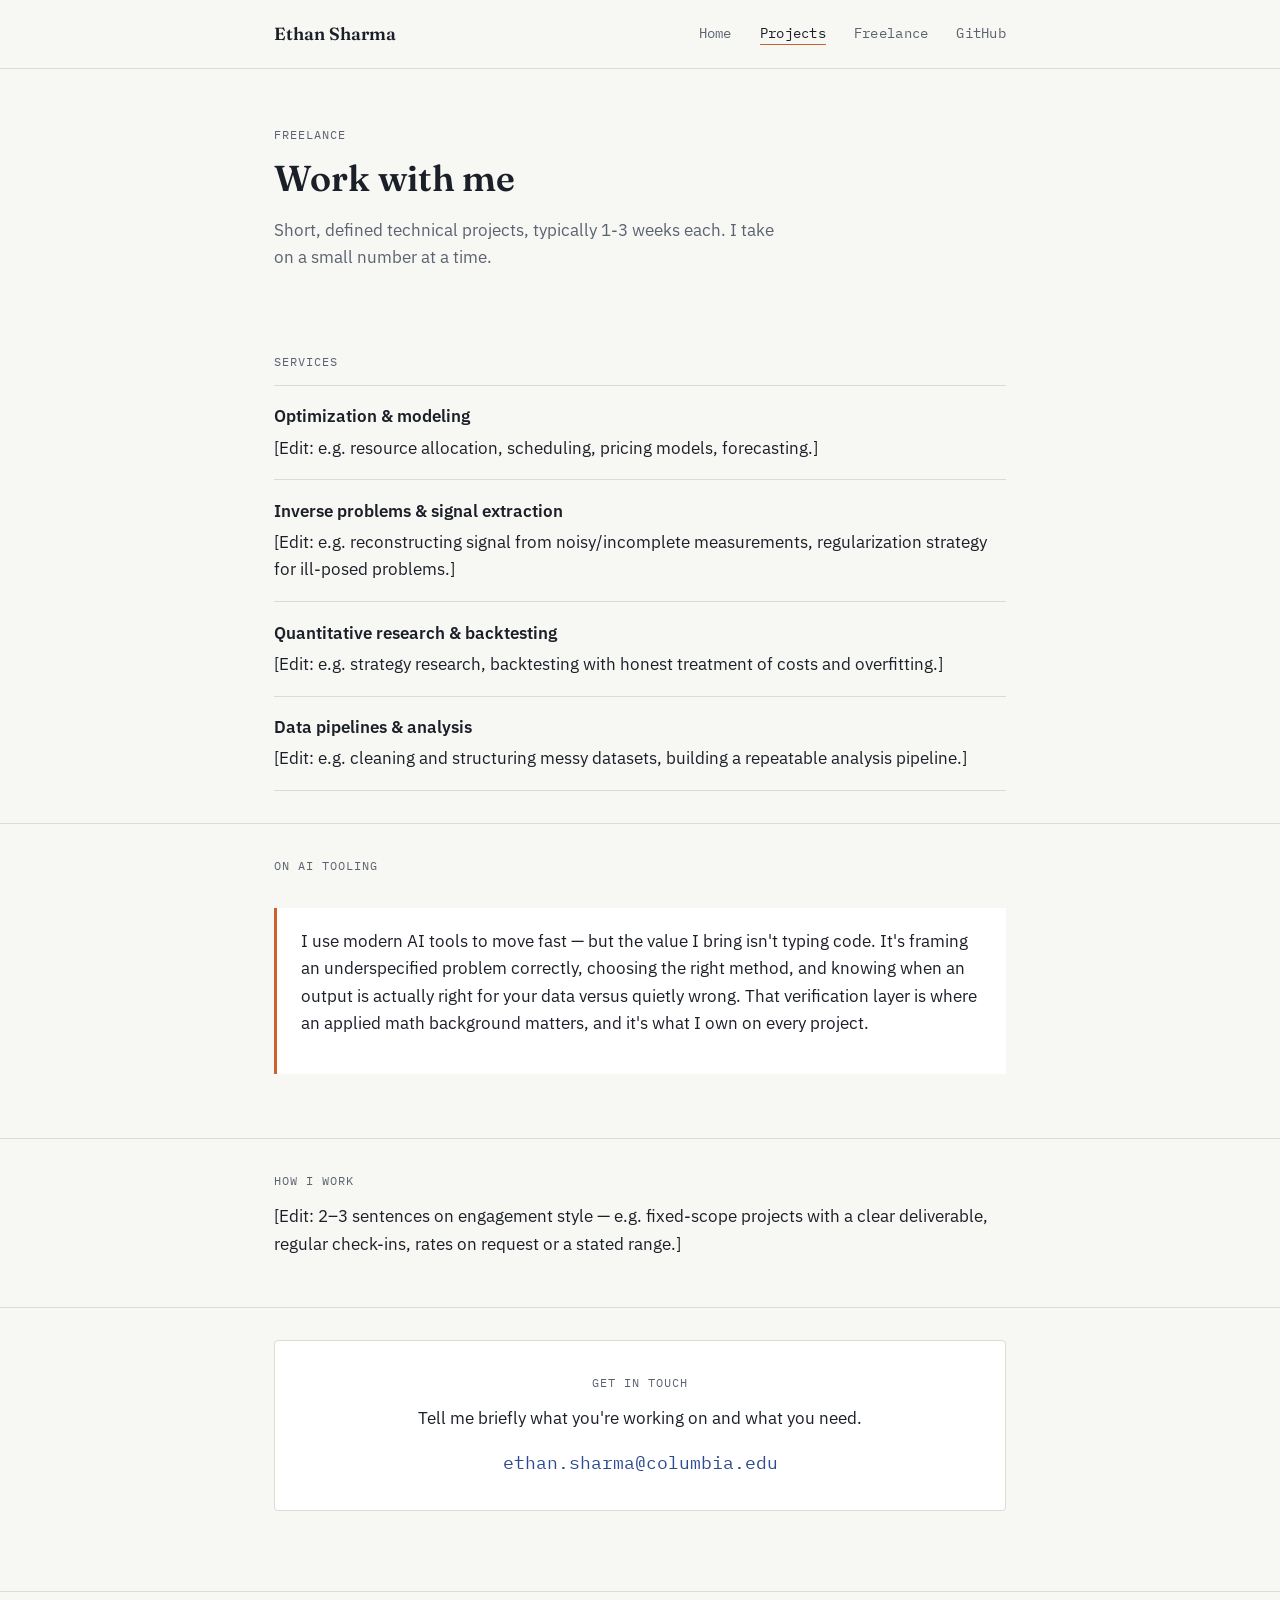
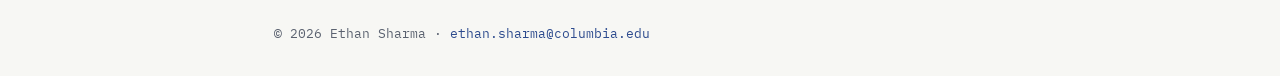
<file: freelance.html>
<!DOCTYPE html>
<html lang="en">
<head>
  <meta charset="UTF-8">
  <meta name="viewport" content="width=device-width, initial-scale=1.0">
  <title>Freelance - Ethan Sharma</title>

  <link rel="preconnect" href="https://fonts.googleapis.com">
  <link href="https://fonts.googleapis.com/css2?family=Fraunces:wght@500;600;700&family=IBM+Plex+Sans:wght@400;500;600&family=IBM+Plex+Mono:wght@400;500&display=swap" rel="stylesheet">

  <link rel="stylesheet" href="style.css">
</head>
<body>

  <nav>
    <div class="container">
      <span class="site-name">Ethan Sharma</span>
      <div class="links">
        <a href="index.html">Home</a>
        <a href="projects.html" class="active">Projects</a>
        <a href="freelance.html">Freelance</a>
        <a href="https://github.com/Esharm" target="_blank" rel="noopener">GitHub</a>
      </div>
    </div>
  </nav>

  <header class="page-header">
    <div class="container">
      <p class="eyebrow">Freelance</p>
      <h1>Work with me</h1>
      <p style="color: var(--muted); max-width: 50ch;">
        Short, defined technical projects, typically 1-3 weeks each. I take on a
        small number at a time.
      </p>
    </div>
  </header>

  <section>
    <div class="container">
      <p class="eyebrow">Services</p>
      <ul class="services">
        <li>
          <div class="service-name">Optimization &amp; modeling</div>
          <div>[Edit: e.g. resource allocation, scheduling, pricing models, forecasting.]</div>
        </li>
        <li>
          <div class="service-name">Inverse problems &amp; signal extraction</div>
          <div>[Edit: e.g. reconstructing signal from noisy/incomplete measurements, regularization strategy for ill-posed problems.]</div>
        </li>
        <li>
          <div class="service-name">Quantitative research &amp; backtesting</div>
          <div>[Edit: e.g. strategy research, backtesting with honest treatment of costs and overfitting.]</div>
        </li>
        <li>
          <div class="service-name">Data pipelines &amp; analysis</div>
          <div>[Edit: e.g. cleaning and structuring messy datasets, building a repeatable analysis pipeline.]</div>
        </li>
      </ul>
    </div>
  </section>

  <section>
    <div class="container">
      <p class="eyebrow">On AI tooling</p>
      <div class="note-card">
        <p>
          I use modern AI tools to move fast — but the value I bring isn't
          typing code. It's framing an underspecified problem correctly,
          choosing the right method, and knowing when an output is actually
          right for your data versus quietly wrong. That verification layer
          is where an applied math background matters, and it's what I own
          on every project.
        </p>
      </div>
    </div>
  </section>

  <section>
    <div class="container">
      <p class="eyebrow">How I work</p>
      <p>
        [Edit: 2–3 sentences on engagement style — e.g. fixed-scope projects
        with a clear deliverable, regular check-ins, rates on request or a
        stated range.]
      </p>
    </div>
  </section>

  <section>
    <div class="container">
      <div class="contact-box">
        <p class="eyebrow">Get in touch</p>
        <p>Tell me briefly what you're working on and what you need.</p>
        <a class="email" href="mailto:ethan.sharma@columbia.edu">ethan.sharma@columbia.edu</a>
      </div>
    </div>
  </section>

  <footer>
    <div class="container">
      &copy; 2026 Ethan Sharma &middot; <a href="mailto:ethan.sharma@columbia.edu">ethan.sharma@columbia.edu</a>
    </div>
  </footer>

</body>
</html>
</file>
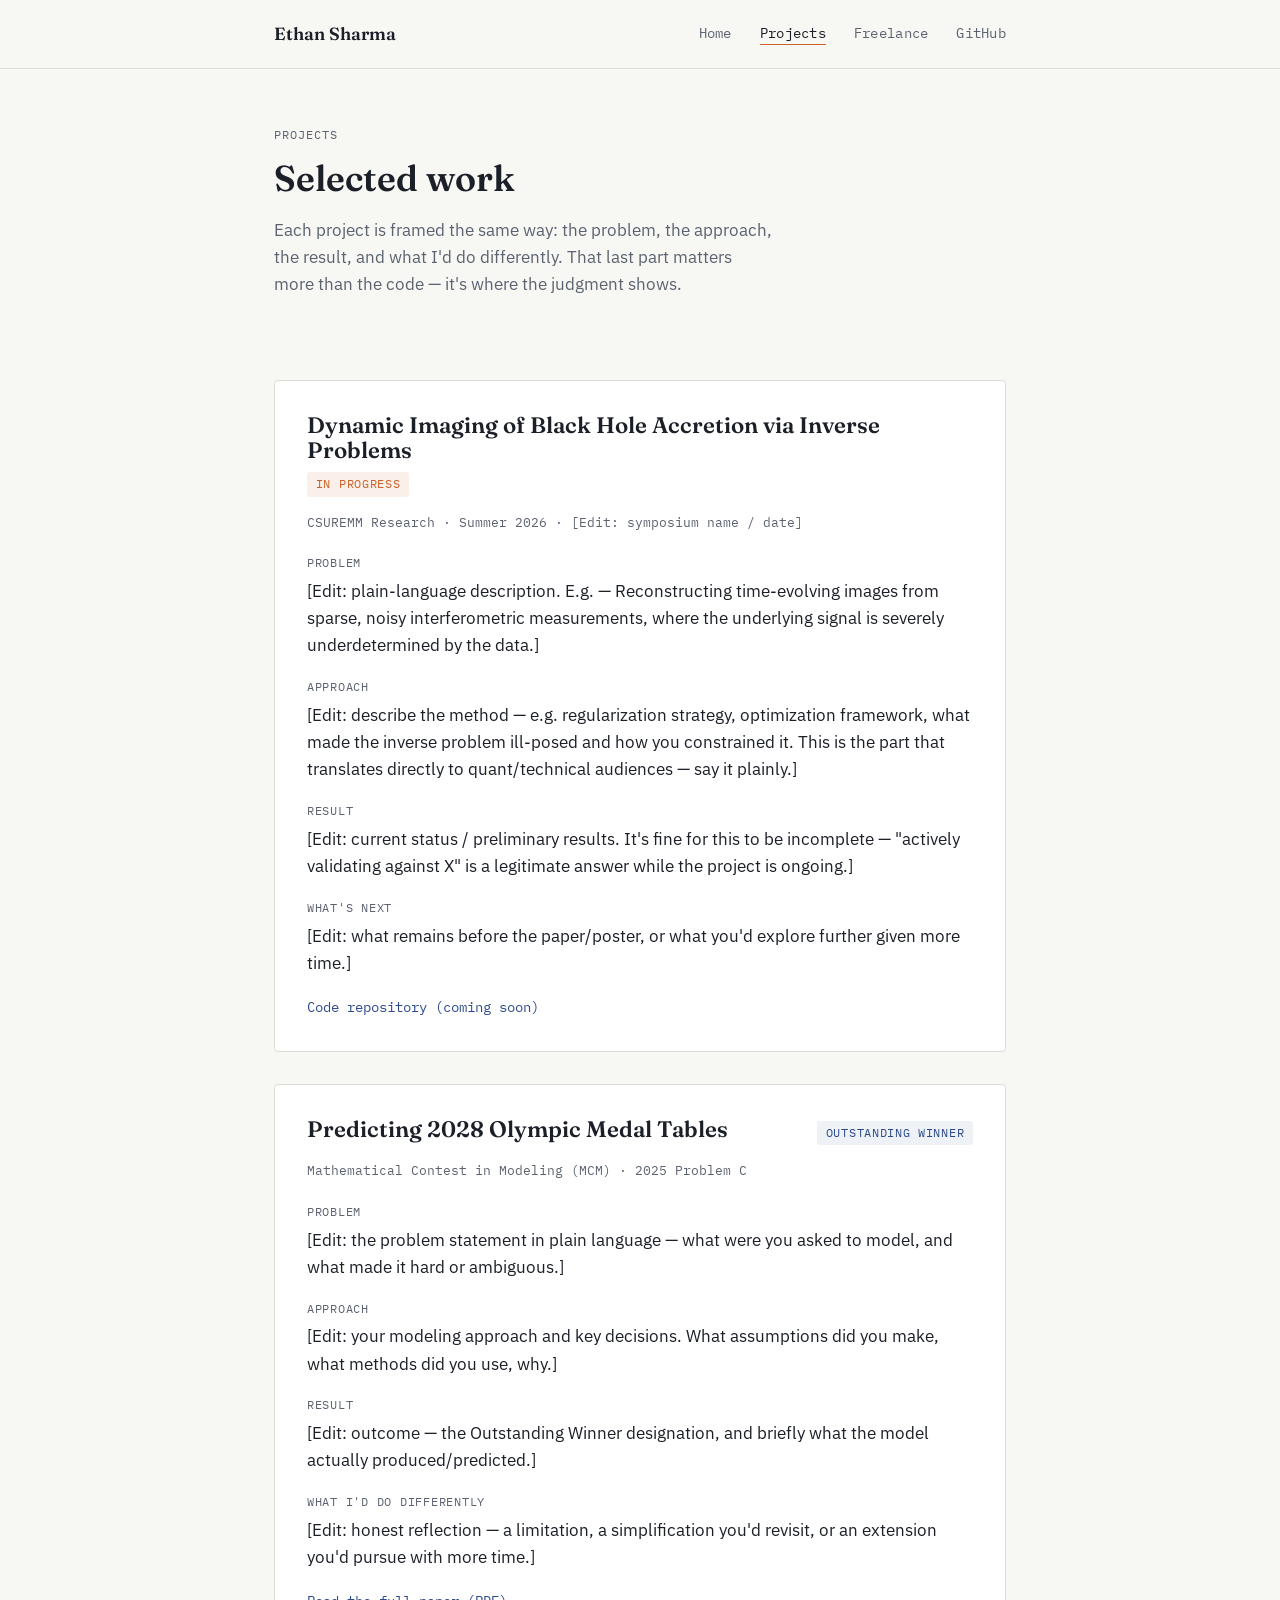
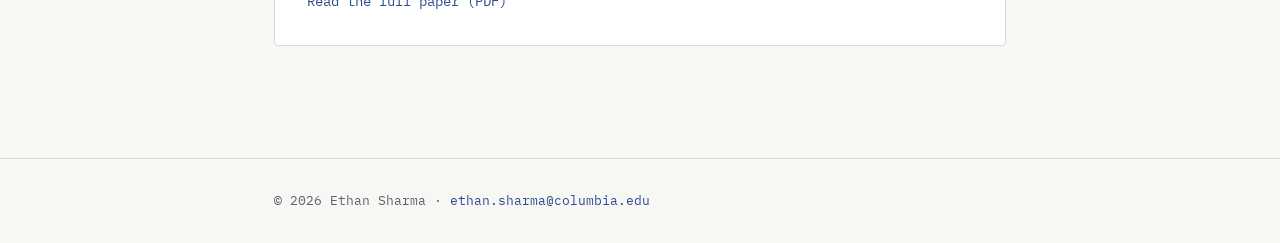
<file: projects.html>
<!DOCTYPE html>
<html lang="en">
<head>
  <meta charset="UTF-8">
  <meta name="viewport" content="width=device-width, initial-scale=1.0">
  <title>Projects - Ethan Sharma</title>

  <link rel="preconnect" href="https://fonts.googleapis.com">
  <link href="https://fonts.googleapis.com/css2?family=Fraunces:wght@500;600;700&family=IBM+Plex+Sans:wght@400;500;600&family=IBM+Plex+Mono:wght@400;500&display=swap" rel="stylesheet">

  <link rel="stylesheet" href="style.css">
</head>
<body>

  <nav>
    <div class="container">
      <span class="site-name">Ethan Sharma</span>
      <div class="links">
        <a href="index.html">Home</a>
        <a href="projects.html" class="active">Projects</a>
        <a href="freelance.html">Freelance</a>
        <a href="https://github.com/Esharm" target="_blank" rel="noopener">GitHub</a>
      </div>
    </div>
  </nav>

  <header class="page-header">
    <div class="container">
      <p class="eyebrow">Projects</p>
      <h1>Selected work</h1>
      <p style="color: var(--muted); max-width: 50ch;">
        Each project is framed the same way: the problem, the approach, the
        result, and what I'd do differently. That last part matters more than
        the code — it's where the judgment shows.
      </p>
    </div>
  </header>

  <section>
    <div class="container">

      <!-- ===================== PROJECT: Black Hole Imaging ===================== -->
      <article class="project">
        <div class="project-header">
          <h2>Dynamic Imaging of Black Hole Accretion via Inverse Problems</h2>
          <span class="status-tag in-progress">In progress</span>
        </div>
        <p class="project-meta">CSUREMM Research &middot; Summer 2026 &middot; [Edit: symposium name / date]</p>

        <dl>
          <dt>Problem</dt>
          <dd>
            [Edit: plain-language description. E.g. — Reconstructing time-evolving
            images from sparse, noisy interferometric measurements, where the
            underlying signal is severely underdetermined by the data.]
          </dd>

          <dt>Approach</dt>
          <dd>
            [Edit: describe the method — e.g. regularization strategy,
            optimization framework, what made the inverse problem ill-posed
            and how you constrained it. This is the part that translates
            directly to quant/technical audiences — say it plainly.]
          </dd>

          <dt>Result</dt>
          <dd>
            [Edit: current status / preliminary results. It's fine for this
            to be incomplete — "actively validating against X" is a legitimate
            answer while the project is ongoing.]
          </dd>

          <dt>What's next</dt>
          <dd>
            [Edit: what remains before the paper/poster, or what you'd
            explore further given more time.]
          </dd>
        </dl>

        <div class="links">
          <a href="#">Code repository (coming soon)</a>
        </div>
      </article>

      <!-- ===================== PROJECT: MCM ===================== -->
      <article class="project">
        <div class="project-header">
          <h2>Predicting 2028 Olympic Medal Tables</h2>
          <span class="status-tag done">Outstanding Winner</span>
        </div>
        <p class="project-meta">Mathematical Contest in Modeling (MCM) &middot; 2025 Problem C</p>

        <dl>
          <dt>Problem</dt>
          <dd>
            [Edit: the problem statement in plain language — what were you
            asked to model, and what made it hard or ambiguous.]
          </dd>

          <dt>Approach</dt>
          <dd>
            [Edit: your modeling approach and key decisions. What assumptions
            did you make, what methods did you use, why.]
          </dd>

          <dt>Result</dt>
          <dd>
            [Edit: outcome — the Outstanding Winner designation, and briefly
            what the model actually produced/predicted.]
          </dd>

          <dt>What I'd do differently</dt>
          <dd>
            [Edit: honest reflection — a limitation, a simplification you'd
            revisit, or an extension you'd pursue with more time.]
          </dd>
        </dl>

        <div class="links">
          <a href="#">Read the full paper (PDF)</a>
        </div>
      </article>

    </div>
  </section>

  <footer>
    <div class="container">
      &copy; 2026 Ethan Sharma &middot; <a href="mailto:ethan.sharma@columbia.edu">ethan.sharma@columbia.edu</a>
    </div>
  </footer>

</body>
</html>
</file>
<file: style.css>
/* ==========================================================================
   DESIGN TOKENS
   Change colors, fonts, and spacing here — everything else on the site
   references these variables, so editing this block restyles every page.
   ========================================================================== */
:root {
  /* Color */
  --bg:      #F7F7F4;  /* page background — warm paper gray */
  --ink:     #1B1F27;  /* primary text */
  --muted:   #5B6270;  /* secondary text (dates, captions, nav) */
  --line:    #DADDD3;  /* hairline rules / borders */
  --card:    #FFFFFF;  /* project card background */
  --accent:  #2D4B8E;  /* links, headings accents — cobalt blue */
  --signal:  #C9622B;  /* rare highlight color — status tags, one accent per page */

  /* Type */
  --font-display: "Fraunces", Georgia, serif;
  --font-body:    "IBM Plex Sans", -apple-system, sans-serif;
  --font-mono:    "IBM Plex Mono", "Courier New", monospace;

  /* Layout */
  --max-width: 780px;
  --gap: 2rem;
}

/* ==========================================================================
   RESET / BASE
   ========================================================================== */
* { box-sizing: border-box; }

body {
  margin: 0;
  background: var(--bg);
  color: var(--ink);
  font-family: var(--font-body);
  font-size: 17px;
  line-height: 1.6;
  -webkit-font-smoothing: antialiased;
}

a { color: var(--accent); text-decoration: none; }
a:hover { text-decoration: underline; }
a:focus-visible, button:focus-visible { outline: 2px solid var(--accent); outline-offset: 3px; }

h1, h2, h3 {
  font-family: var(--font-display);
  font-weight: 600;
  line-height: 1.15;
  margin: 0 0 0.5em 0;
}

p { margin: 0 0 1em 0; }

.container {
  max-width: var(--max-width);
  margin: 0 auto;
  padding: 0 1.5rem;
}

/* Small uppercase mono label — used for section eyebrows and status tags */
.eyebrow {
  font-family: var(--font-mono);
  font-size: 0.78rem;
  letter-spacing: 0.08em;
  text-transform: uppercase;
  color: var(--muted);
}

/* ==========================================================================
   NAV
   ========================================================================== */
nav {
  border-bottom: 1px solid var(--line);
}

nav .container {
  display: flex;
  justify-content: space-between;
  align-items: center;
  padding-top: 1.25rem;
  padding-bottom: 1.25rem;
  flex-wrap: wrap;
  gap: 1rem;
}

nav .site-name {
  font-family: var(--font-display);
  font-weight: 600;
  font-size: 1.1rem;
  color: var(--ink);
}

nav .links {
  display: flex;
  gap: 1.75rem;
  font-family: var(--font-mono);
  font-size: 0.85rem;
  letter-spacing: 0.02em;
}

nav .links a {
  color: var(--muted);
}

nav .links a:hover,
nav .links a.active {
  color: var(--ink);
}

nav .links a.active {
  border-bottom: 1px solid var(--signal);
}

/* ==========================================================================
   HERO (index page only) — full-bleed video, dark overlay, light text.
   This is the site's one dramatic moment; every other page stays in the
   quiet paper theme above. The dark colors below are local to this
   header only (defined again as CSS variables inside .hero-video) so
   they don't leak into the rest of the site.
   ========================================================================== */
.hero-video {
  position: relative;
  height: 100vh;
  min-height: 560px;
  overflow: hidden;
  display: flex;
  flex-direction: column;

  /* Static hero image for now. Swap this path for your own still — a
     good frame from one of your black hole renders works well.
     When you add a video later (see README), this becomes the poster
     fallback and this line can stay as-is. */
  background-image: url("assets/hero-poster.jpg");
  background-size: cover;
  background-position: center;

  /* Local color overrides for this section only */
  --hero-ink: #F5F5F2;
  --hero-muted: rgba(245, 245, 242, 0.72);
}

/* Darkens the video so white text stays readable everywhere on it.
   Adjust the rgba alpha values to taste — higher = darker/more legible,
   lower = more of the video shows through. */
.hero-overlay {
  position: absolute;
  inset: 0;
  z-index: 1;
  background: linear-gradient(180deg, rgba(8, 10, 16, 0.55) 0%, rgba(8, 10, 16, 0.35) 45%, rgba(8, 10, 16, 0.8) 100%);
}

.hero-nav {
  position: relative;
  z-index: 2;
}

.hero-nav .container {
  display: flex;
  justify-content: space-between;
  align-items: center;
  padding-top: 1.5rem;
  padding-bottom: 1.5rem;
  flex-wrap: wrap;
  gap: 1rem;
}

.hero-nav .site-name {
  font-family: var(--font-display);
  font-weight: 600;
  font-size: 1.1rem;
  color: var(--hero-ink);
}

.hero-nav .links {
  display: flex;
  gap: 1.75rem;
  font-family: var(--font-mono);
  font-size: 0.85rem;
}

.hero-nav .links a {
  color: var(--hero-muted);
}

.hero-nav .links a:hover,
.hero-nav .links a.active {
  color: var(--hero-ink);
}

.hero-nav .links a.active {
  border-bottom: 1px solid var(--signal);
}

.hero-content {
  position: relative;
  z-index: 2;
  flex: 1;
  display: flex;
  flex-direction: column;
  justify-content: center;
  color: var(--hero-ink);
}

.hero-content .eyebrow {
  color: var(--hero-muted);
}

.hero-content h1 {
  font-size: clamp(2.25rem, 6vw, 3.5rem);
  max-width: 16ch;
  color: var(--hero-ink);
}

.hero-content .lede {
  font-size: 1.2rem;
  color: var(--hero-muted);
  max-width: 46ch;
}

.hero-content .cta-row {
  display: flex;
  gap: 1.5rem;
  margin-top: 1.75rem;
  font-family: var(--font-mono);
  font-size: 0.9rem;
}

.hero-content .cta-row a {
  color: var(--hero-ink);
  border-bottom: 1px solid var(--hero-muted);
  padding-bottom: 2px;
}

.hero-content .cta-row a:hover {
  border-color: var(--hero-ink);
  text-decoration: none;
}

/* ==========================================================================
   SECTIONS / GENERIC PAGE HEADER
   ========================================================================== */
.page-header {
  padding: 3.5rem 0 2rem 0;
}

.page-header h1 {
  font-size: clamp(1.75rem, 4vw, 2.25rem);
}

section {
  padding: 2rem 0;
}

section + section {
  border-top: 1px solid var(--line);
}

/* ==========================================================================
   PROJECT CARDS
   ========================================================================== */
.project {
  background: var(--card);
  border: 1px solid var(--line);
  border-radius: 4px;
  padding: 2rem;
  margin-bottom: 2rem;
}

.project-header {
  display: flex;
  justify-content: space-between;
  align-items: baseline;
  flex-wrap: wrap;
  gap: 0.5rem;
  margin-bottom: 1rem;
}

.project-header h2 {
  font-size: 1.4rem;
  margin: 0;
}

.status-tag {
  font-family: var(--font-mono);
  font-size: 0.72rem;
  letter-spacing: 0.06em;
  text-transform: uppercase;
  padding: 0.2rem 0.55rem;
  border-radius: 3px;
  white-space: nowrap;
}

.status-tag.done {
  color: var(--accent);
  background: rgba(45, 75, 142, 0.08);
}

.status-tag.in-progress {
  color: var(--signal);
  background: rgba(201, 98, 43, 0.1);
}

.project-meta {
  font-family: var(--font-mono);
  font-size: 0.8rem;
  color: var(--muted);
  margin-bottom: 1.25rem;
}

.project dt {
  font-family: var(--font-mono);
  font-size: 0.78rem;
  letter-spacing: 0.06em;
  text-transform: uppercase;
  color: var(--muted);
  margin-top: 1.1rem;
}

.project dd {
  margin: 0.3rem 0 0 0;
}

.project .links {
  margin-top: 1.25rem;
  font-family: var(--font-mono);
  font-size: 0.85rem;
}

/* ==========================================================================
   FREELANCE PAGE
   ========================================================================== */
.services {
  list-style: none;
  padding: 0;
  margin: 0;
}

.services li {
  padding: 1.1rem 0;
  border-top: 1px solid var(--line);
}

.services li:last-child {
  border-bottom: 1px solid var(--line);
}

.services .service-name {
  font-weight: 600;
  margin-bottom: 0.25rem;
}

.note-card {
  background: var(--card);
  border-left: 3px solid var(--signal);
  padding: 1.25rem 1.5rem;
  margin: 2rem 0;
}

.contact-box {
  background: var(--card);
  border: 1px solid var(--line);
  border-radius: 4px;
  padding: 2rem;
  text-align: center;
}

.contact-box a.email {
  font-family: var(--font-mono);
  font-size: 1.1rem;
}

/* ==========================================================================
   FOOTER
   ========================================================================== */
footer {
  border-top: 1px solid var(--line);
  margin-top: 3rem;
  padding: 2rem 0;
  font-family: var(--font-mono);
  font-size: 0.8rem;
  color: var(--muted);
}

/* ==========================================================================
   RESPONSIVE
   ========================================================================== */
@media (max-width: 600px) {
  .hero-video { height: 85vh; min-height: 480px; }
  .project { padding: 1.5rem; }
}
</file>
